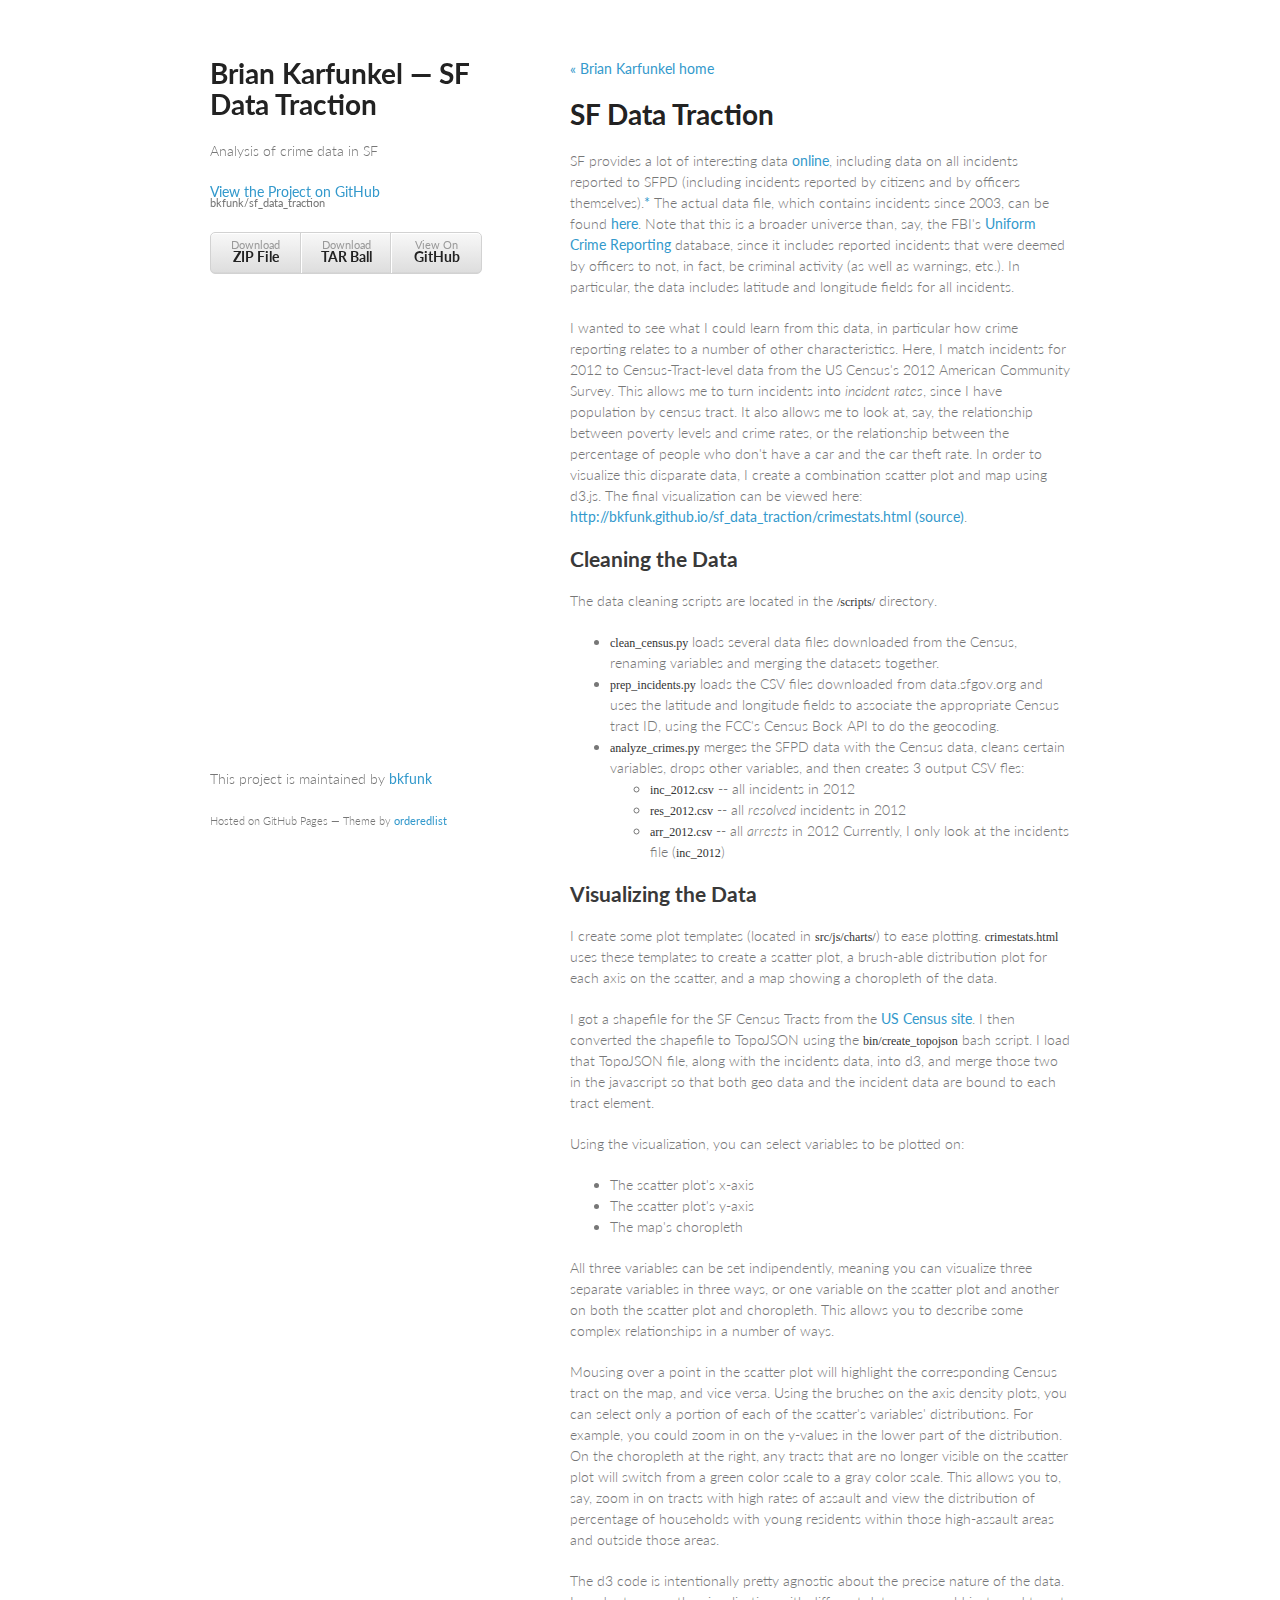
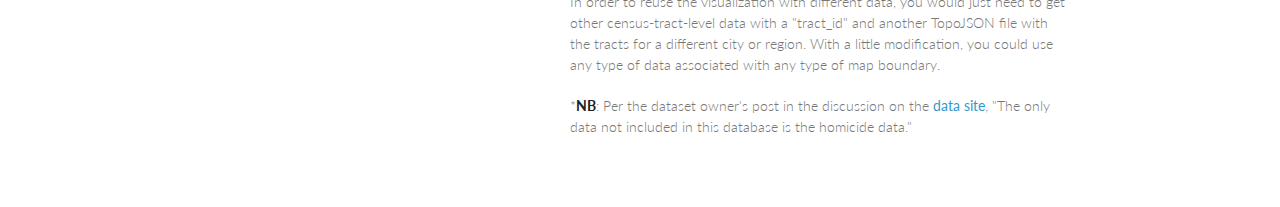
<file: index.html>
<!doctype html>
<html>
  <head>
    <meta charset="utf-8">
    <meta http-equiv="X-UA-Compatible" content="chrome=1">
    <title>Brian Karfunkel — SF Data Traction by bkfunk</title>

    <link rel="stylesheet" href="stylesheets/styles.css">
    <link rel="stylesheet" href="stylesheets/pygment_trac.css">
    <meta name="viewport" content="width=device-width, initial-scale=1, user-scalable=no">
    <!--[if lt IE 9]>
    <script src="//html5shiv.googlecode.com/svn/trunk/html5.js"></script>
    <![endif]-->
  </head>
  <body>
    <div class="wrapper">
      <header>
        <h1>Brian Karfunkel — SF Data Traction</h1>
        <p>Analysis of crime data in SF</p>

        <p class="view"><a href="https://github.com/bkfunk/sf_data_traction">View the Project on GitHub <small>bkfunk/sf_data_traction</small></a></p>


        <ul>
          <li><a href="https://github.com/bkfunk/sf_data_traction/zipball/master">Download <strong>ZIP File</strong></a></li>
          <li><a href="https://github.com/bkfunk/sf_data_traction/tarball/master">Download <strong>TAR Ball</strong></a></li>
          <li><a href="https://github.com/bkfunk/sf_data_traction">View On <strong>GitHub</strong></a></li>
        </ul>
      </header>
      <section>
        <p><a href="http://bkfunk.github.io">« Brian Karfunkel home</a></p>

<h1>
<a name="sf-data-traction" class="anchor" href="#sf-data-traction"><span class="octicon octicon-link"></span></a>SF Data Traction</h1>

<p>SF provides a lot of interesting data <a href="https://data.sfgov.org/">online</a>, including data on all incidents reported to SFPD (including incidents reported by citizens and by officers themselves).<a href="#note1">*</a> The actual data file, which contains incidents since 2003, can be found <a href="http://apps.sfgov.org/datafiles/view.php?file=Police/sfpd_incident_all_csv.zip">here</a>. Note that this is a broader universe than, say, the FBI's <a href="http://www.fbi.gov/about-us/cjis/ucr/ucr">Uniform Crime Reporting</a> database, since it includes reported incidents that were deemed by officers to not, in fact, be criminal activity (as well as warnings, etc.). In particular, the data includes latitude and longitude fields for all incidents.</p>

<p>I wanted to see what I could learn from this data, in particular how crime reporting relates to a number of other characteristics. Here, I match incidents for 2012 to Census-Tract-level data from the US Census's 2012 American Community Survey. This allows me to turn incidents into <em>incident rates</em>, since I have population by census tract. It also allows me to look at, say, the relationship between poverty levels and crime rates, or the relationship between the percentage of people who don't have a car and the car theft rate. In order to visualize this disparate data, I create a combination scatter plot and map using d3.js. The final visualization can be viewed here: <a href="http://bkfunk.github.io/sf_data_traction/crimestats.html">http://bkfunk.github.io/sf_data_traction/crimestats.html</a> <a href="https://github.com/bkfunk/sf_data_traction/blob/master/crimestats.html">(source)</a>.</p>

<h2>
<a name="cleaning-the-data" class="anchor" href="#cleaning-the-data"><span class="octicon octicon-link"></span></a>Cleaning the Data</h2>

<p>The data cleaning scripts are located in the <a href="https://github.com/bkfunk/sf_data_traction/tree/master/scripts"><code>/scripts/</code></a> directory.</p>

<ul>
<li>
<code>clean_census.py</code> loads several data files downloaded from the Census, renaming variables and merging the datasets together.</li>
<li>
<code>prep_incidents.py</code> loads the CSV files downloaded from data.sfgov.org and uses the latitude and longitude fields to associate the appropriate Census tract ID, using the FCC's Census Bock API to do the geocoding.</li>
<li>
<code>analyze_crimes.py</code> merges the SFPD data with the Census data, cleans certain variables, drops other variables, and then creates 3 output CSV fles:

<ul>
<li>
<code>inc_2012.csv</code> -- all incidents in 2012</li>
<li>
<code>res_2012.csv</code> -- all <em>resolved</em> incidents in 2012</li>
<li>
<code>arr_2012.csv</code> -- all <em>arrests</em> in 2012
Currently, I only look at the incidents file (<code>inc_2012</code>)</li>
</ul>
</li>
</ul><h2>
<a name="visualizing-the-data" class="anchor" href="#visualizing-the-data"><span class="octicon octicon-link"></span></a>Visualizing the Data</h2>

<p>I create some plot templates (located in <a href="https://github.com/bkfunk/sf_data_traction/tree/master/src/js/charts"><code>src/js/charts/</code></a>) to ease plotting. <code>crimestats.html</code> uses these templates to create a scatter plot, a brush-able distribution plot for each axis on the scatter, and a map showing a choropleth of the data.</p>

<p>I got a shapefile for the SF Census Tracts from the <a href="http://www2.census.gov/geo/tiger/GENZ2010/gz_2010_06_140_00_500k.zip">US Census site</a>. I then converted the shapefile to TopoJSON using the <code>bin/create_topojson</code> bash script. I load that TopoJSON file, along with the incidents data, into d3, and merge those two in the javascript so that both geo data and the incident data are bound to each tract element.</p>

<p>Using the visualization, you can select variables to be plotted on:</p>

<ul>
<li>The scatter plot's x-axis</li>
<li>The scatter plot's y-axis</li>
<li>The map's choropleth</li>
</ul><p>All three variables can be set indipendently, meaning you can visualize three separate variables in three ways, or one variable on the scatter plot and another on both the scatter plot and choropleth. This allows you to describe some complex relationships in a number of ways.</p>

<p>Mousing over a point in the scatter plot will highlight the corresponding Census tract on the map, and vice versa. Using the brushes on the axis density plots, you can select only a portion of each of the scatter's variables' distributions. For example, you could zoom in on the y-values in the lower part of the distribution. On the choropleth at the right, any tracts that are no longer visible on the scatter plot will switch from a green color scale to a gray color scale. This allows you to, say, zoom in on tracts with high rates of assault and view the distribution of percentage of households with young residents within those high-assault areas and outside those areas.</p>

<p>The d3 code is intentionally pretty agnostic about the precise nature of the data. In order to reuse the visualization with different data, you would just need to get other census-tract-level data with a "tract_id" and another TopoJSON file with the tracts for a different city or region. With a little modification, you could use any type of data associated with any type of map boundary.</p>

<p>*<strong>NB</strong>: Per the dataset owner's post in the discussion on the <a href="https://data.sfgov.org/Public-Safety/SFPD-Reported-Incidents-2003-to-Present/dyj4-n68b">data site</a>, "The only data not included in this database is the homicide data."</p>
      </section>
      <footer>
        <p>This project is maintained by <a href="https://github.com/bkfunk">bkfunk</a></p>
        <p><small>Hosted on GitHub Pages &mdash; Theme by <a href="https://github.com/orderedlist">orderedlist</a></small></p>
      </footer>
    </div>
    <script src="javascripts/scale.fix.js"></script>
    
  </body>
</html>
</file>
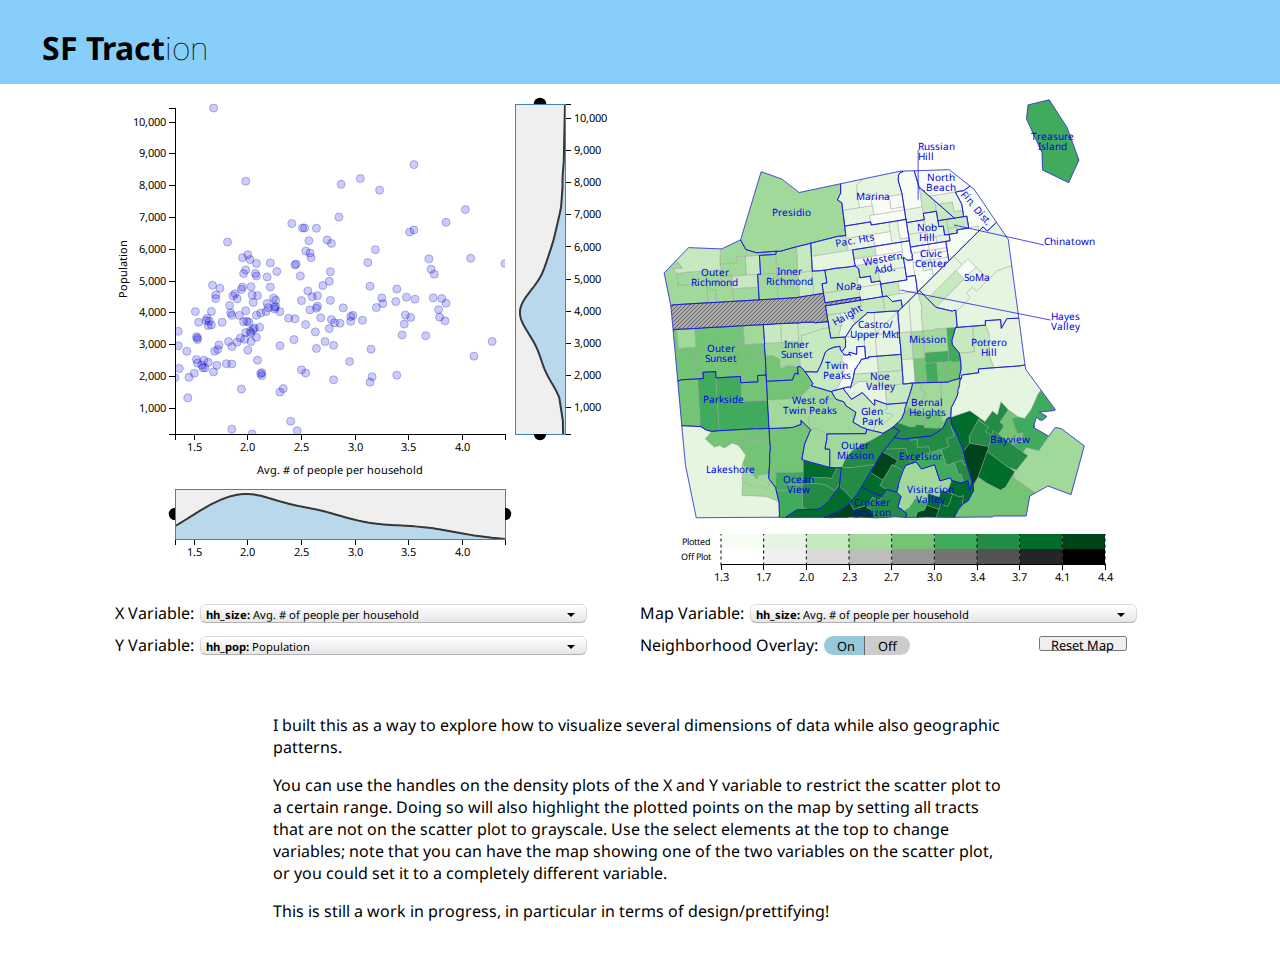
<file: crimestats.html>
<!DOCTYPE html>
<html lang="en">
  <head>
    <!--link href='http://fonts.googleapis.com/css?family=Quicksand:300,400' rel='stylesheet' type='text/css'-->
    <link href='http://fonts.googleapis.com/css?family=Noto+Sans:400,700,400italic' rel='stylesheet' type='text/css'>
    <meta charset="utf-8">
    <title>SF Traction</title>
      
    <!--<script type="text/javascript" src="lib/underscore/underscore-min.js"></script>-->
    <!--script type="text/javascript" src="lib/d3/d3.min.js"></script-->
    <script type="text/javascript" src="lib/d3/d3.js"></script>
    <script type="text/javascript" src="lib/d3/lib/science/science.min.js"></script>
    <script type="text/javascript" src="lib/d3/lib/science/science.stats.min.js"></script>
    <script type="text/javascript" src="lib/d3/lib/colorbrewer/colorbrewer.js"></script>
    <script type="text/javascript" src="lib/topojson/topojson.v1.min.js"></script>
    <script type="text/javascript" src="lib/queue/queue.min.js"></script>
    <script type="text/javascript" src="lib/jquery/jquery-1.11.1.min.js"></script>
    <script type="text/javascript" src="lib/jquery-ui/js/jquery-ui-1.10.4.custom.min.js"></script>
    <script type="text/javascript" src="lib/jquery.selectBoxIt/src/javascripts/jquery.selectBoxIt.min.js"></script>
    
    
    <script type="text/javascript" src="src/js/charts/density.js"></script>
    <script type="text/javascript" src="src/js/charts/scatter.js"></script>
    <script type="text/javascript" src="src/js/charts/map.js"></script>
    <script type="text/javascript" src="src/js/tooltip.js"></script>
    
    
    <!--<script src="http://d3js.org/queue.v1.min.js"></script>-->
    
    <link rel="stylesheet" href="lib/jquery.selectBoxIt/src/stylesheets/jquery.selectBoxIt.css">
    <link rel="stylesheet" href="lib/jquery-ui/css/no-theme/jquery-ui-1.10.4.custom.css">  
    
    <link rel="stylesheet" href="style/less/style.css">
    
    <style type="text/css">
      /* Hide unstyled content */
      .js #main { display: none; }
      .js header { display: none; }      
    </style>
    
    <script type="text/javascript">
      document.documentElement.className = "js"; // add js class to doc
                                                  // if js is enabled, this will hide FOUC
      
      function _do(f) {
        /* I get tired of all the "fn_name(" + arg + ")" business,
          so I use _do to take the (string) name of a function, then any number
          of arguments, and append them together into a string */
        var args = ""
        for (i=1; i < arguments.length; i++) {
          args += (i != 1) ? ", " + arguments[i] : arguments[i];
        }
        return f + "(" + args + ")";
      }
      
      
      function getOffsetRect(elem) {
          // Get bounding box (doesn't take scroll into consideration)
          var box = elem.getBoundingClientRect()
          
          var body = document.body
          var docElem = document.documentElement
          
          // Calculate scroll (different versions based on browsers)
          var scrollTop = window.pageYOffset || docElem.scrollTop || body.scrollTop
          var scrollLeft = window.pageXOffset || docElem.scrollLeft || body.scrollLeft
          
          // document can be shifted in ID
          var clientTop = docElem.clientTop || body.clientTop || 0
          var clientLeft = docElem.clientLeft || body.clientLeft || 0
          
          // (4)
          var top  = box.top +  scrollTop - clientTop
          var left = box.left + scrollLeft - clientLeft
          
          return { top: Math.round(top), left: Math.round(left),
                  width: Math.round(box.width), height: Math.round(box.height) }
      }
      
      
      
    </script>
  </head>
  <body onLoad="loadVis()">
    <div id="content">
      <header>
        <h1>SF Tract<em>ion</em></h1>
          <div id="mode-toggle">
              <input type='radio' name="mode" value="incidents" id="incidents"><label for="incidents">Incidents</label>
              <input type='radio' name="mode" value="resolved" id="resolved"><label for="resolved">Resolved</label>
              <input type='radio' name="mode" value="arrests" id="arrests"><label for="arrests">Arrests</label>
          </div>
      </header>
      <div id="loading"><p>Loading...</p></div>
      <div id="main">
        <div id="figure">
          <div id="scatter-group-container">
            <div id="scatter-container" class="scatter plot-container"></div>
            <div id="y-density-container" class="y density plot-container"></div>
            <div id="x-density-container" class="x density plot-container"></div>
            <div id="corner-container"></div>
          </div>
          
          <div id="map-container"></div>
        </div>
        <div id="figure-footers">
          
          <div id="scatter-footer" class="figure-footer">
            <div class="select-container x-select-container">
              <label for="x-select">X Variable:</label>
              <select id="x-select"></select>
            </div>
            
            <div class="select-container y-select-container">
              <label for="y-select">Y Variable:</label>
              <select id="y-select"></select>
            </div>
          </div>
          
          <div id="map-footer" class="figure-footer">
            <div class="select-container map-select-container">
              <label for="map-select">Map Variable:</label>
              <select id="map-select"></select>
            </div>
            <div class="button-container map-button-container">
              <label class="overlay-toggle-label">Neighborhood Overlay:</label>
              <div id="overlay-toggle">
                <input type="radio" name="overlay" value="on" id="overlayOn"><label for="overlayOn">On</label>
                <input type="radio" name="overlay" value="off" id="overlayOff"><label for="overlayOff">Off</label>
              </div>
              <button id="resetMapButton" onclick="resetMap()">Reset Map</button>
            </div>
          </div>
          
        </div>
        <div id="explanation">
          <p>I built this as a way to explore how to visualize several dimensions of data while also geographic patterns.</p>
          <p>You can use the handles on the density plots of the X and Y variable to restrict the scatter plot to a certain range. Doing so will also highlight the plotted points on the map by setting all tracts that are not on the scatter plot to grayscale. Use the select elements at the top to change variables; note that you can have the map showing one of the two variables on the scatter plot, or you could set it to a completely different variable.</p>
          <p>This is still a work in progress, in particular in terms of design/prettifying!</p>
        </div>
      </div>
    </div>
    
    <script type="text/javascript">
      var mapdata, dataset, tracts, borders, neighborhoods, elevation;
      var scatter, xden, yden, map;
      var tractData;
      var xValue, yValue, idValue, mapField, mapValue;
      //var xSeries, ySeries, mapSeries;
      
      var labels = {
          "hh_size": "Avg. # of people per household",
          "hh_pop": "Population",
          "foreign_pct": "Pct. foreign born (whole population)",
          "hh": "Number of Households",
          "badenglish_pct": 'Pct. who speak English less than "very well" (whole population)',
          "same_house_pct": "Pct. Lived in Same House 1 Yr. Ago (whole population)",
          "ba_grad_pct": "Pct. w/ BA or higher (population aged 25+)",
          "disab_pct": "Pct. disabled",
          "hs_grad_pct": "Pct. of pop 25+ y.o. w/ HS degree/GED or higher",
          "noncitizen_pct": "Pct. Noncitizen",
          "nonenglish_pct": "Pct. who don't speak English at home",
          "hh_old_pct": "Pct. of Households w/ Resident Aged 65+",
          "hh_youth_pct": "Pct. of Households w/ Resident Aged <18",
          "fertility": "Pct. who gave birth in last 12 mo. (Women Aged 15-50)",
          "school_pct": "Pct. in school (population aged 3+)",
          "med_hh_inc": "Median household income",
          "mean_hh_inc": "Mean household income",
          "health_ins_pct": "Pct. w/ health insurance (civilian, noninstitutional population)",
          "unemp_pct": "Pct. unemployed (population aged 16+)",
          "poverty_pct": "Pct. below poverty line (families)",
          "no_car_pct": "Pct. of households w/ no vehicle available",
          "unaff_mortgage_pct": "unaff_mortgage_pct",
          "crowded_pct": "crowded_pct",
          "moved_in_post_2010_pct": "moved_in_post_2010_pct", 
          "med_rooms_per_hh": "med_rooms_per_hh", 
          "white_pct": "white_pct", 
          "afam_pct": "afam_pct", 
          "asian_pct": "asian_pct", 
          "arson (rate)": "arson (rate)", 
          "assault (rate)": "assault (rate)", 
          "burglary (rate)": "burglary (rate)", 
          "disorderly conduct (rate)": "disorderly conduct (rate)", 
          "driving under the influence (rate)": "driving under the influence (rate)", 
          "drug/narcotic (rate)": "drug/narcotic (rate)", 
          "drunkenness (rate)": "drunkenness (rate)", 
          "embezzlement (rate)": "embezzlement (rate)", 
          "forgery/counterfeiting (rate)": "forgery/counterfeiting (rate)", 
          "fraud (rate)": "fraud (rate)", 
          "kidnapping (rate)": "kidnapping (rate)", 
          "larceny/theft (rate)": "larceny/theft (rate)", 
          "liquor laws (rate)": "liquor laws (rate)", 
          "loitering (rate)": "loitering (rate)", 
          "missing person (rate)": "missing person (rate)", 
          "other offenses (rate)": "other offenses (rate)", 
          "prostitution (rate)": "prostitution (rate)", 
          "recovered vehicle (rate)": "recovered vehicle (rate)", 
          "robbery (rate)": "robbery (rate)", 
          "runaway (rate)": "runaway (rate)", 
          "sex offenses, forcible (rate)": "sex offenses, forcible (rate)", 
          "suicide (rate)": "suicide (rate)", 
          "suspicious occ (rate)": "suspicious occ (rate)", 
          "trespass (rate)": "trespass (rate)", 
          "vandalism (rate)": "vandalism (rate)", 
          "vehicle theft (rate)": "vehicle theft (rate)", 
          "warrants (rate)": "warrants (rate)", 
          "weapon laws (rate)": "weapon laws (rate)",
        };
        
      var neighborhoodLabels = {
          "Treasure Island": {
            label: "Treasure|Island"
          },
          "Presidio": {
            label: "Presidio"
          },
          "Castro/Upper Market": {
            label: "Castro/|Upper Mkt",
            y: -7,
            x: 0
          },
          "Potrero Hill": {
            label: "Potrero|Hill"
          },
          "Mission": {
            label: "Mission"
          },
          "Downtown/Civic Center": {
            label: "Civic|Center",
            x: 5,
            y: -5
          },
          "South of Market": {
            label: "SoMa"
          },
          "Pacific Heights": {
            label: "Pac. Hts",
            rotate: -10
            
          },
          "Marina": {
            label: "Marina"
          },
          "Financial District": {
            label: "Fin. Dist.",
            x: 4,
            y: -10,
            rotate: 50
          },
          "Chinatown": {
            label: "Chinatown",
            x: 90,
            y: 20,
            line: true
          },
          "Nob Hill": {
            label: "Nob|Hill"
          },
          "Russian Hill": {
            label: "Russian|Hill",
            rotate: 0,
            x: 0,
            y: -50,
            line: true
          },
          "North Beach": {
            label: "North|Beach",
            y: -8,
            x: -2
          },
          "Inner Richmond": {
            label: "Inner|Richmond"
          },
          "Outer Richmond": {
            label: "Outer|Richmond"
          },
          "Western Addition": {
            label: "Western|Add.",
            rotate: -10
          },
          "Hayes Valley": {
            label: "Hayes|Valley",
            x: 150,
            y: 30,
            line: true
          },
          "NoPa": {
            label: "NoPa",
            y: 5
          },
          "Haight": {
            label: "Haight",
            rotate: -30,
            x: -7,
            y: 5
          },
          "Crocker Amazon": {
            label: "Crocker|Amazon"
          },
          "Visitacion Valley": {
            label: "Visitacion|Valley"
          },
          "Excelsior": {
            label: "Excelsior"
          },
          "Bernal Heights": {
            label: "Bernal|Heights",
            y: -3
          },
          "Twin Peaks": {
            label: "Twin|Peaks"
          },
          "Noe Valley": {
            label: "Noe|Valley"
          },
          "Glen Park": {
            label: "Glen|Park",
            y: 3
          },
          "Inner Sunset": {
            label: "Inner|Sunset"
          },
          "Lakeshore": {
            label: "Lakeshore"
          },
          "Ocean View": {
            label: "Ocean|View",
            y: 10
          },
          "West of Twin Peaks": {
            label: "West of|Twin Peaks",
            y: -10
          },
          "Outer Mission": {
            label: "Outer|Mission",
            y: -18,
            x: 5
          },
          "Bayview": {
            label: "Bayview"
          },
          "Parkside": {
            label: "Parkside"
          },
          "Outer Sunset": {
            label: "Outer|Sunset"
          }
        };
        
      
      
      function loadVis() {
        $("header").css("display", "block");
        
        
        $("#incidents").attr("checked", true);
        $( "#mode-toggle" ).buttonset();
        $("#mode-toggle").change(function() {
          console.log("changed", $(this).children(":checked").val()); });
        
        
        $("#overlayOn").attr("checked", true);
        $( "#overlay-toggle" ).buttonset();
        $("#overlay-toggle").change(function() {
          var selected = $("#overlay-toggle :checked").val();
          d3.select(".nMain").classed("hidden", selected==$("#overlayOff").val());
        });
        
        
        var loadTracts = function(callback) {
          d3.json("geo/sf_tracts_topo.json", callback);
        }
        
        var loadNeighborhoods = function(callback) {
          d3.json("geo/sf_neighborhoods_topo.json", callback);
        };
        
        var loadMapData = function(callback) {
          queue()
            .defer(d3.json, "geo/sf_tracts_topo.json")
            .defer(d3.json, "geo/sf_neighborhoods_topo.json")
            //.defer(d3.json, "geo/sf_elevation_topo.json")
            .await(function(error, tResults, nResults, eResults) {
              mapdata = tResults;
              neighborhoods = topojson.feature(nResults, nResults.objects.sf_neighborhoods);
              tracts = topojson.feature(mapdata, mapdata.objects.sf_tracts);
              //elevation = topojson.feature(eResults, eResults.objects.sf_elevation);
              elevation = [];
              
              callback(error, {
                tracts: tracts,
                neighborhoods: neighborhoods,
                elevation: elevation
              });
            });
        };
        var loadData = function(callback) {
          queue()
            .defer(d3.csv, "data/rates/inc_2012.csv")
            .defer(d3.csv, "data/rates/res_2012.csv")
            .defer(d3.csv, "data/rates/arr_2012.csv")
            .await(function(error, inc, res, arr) {
              datasets = {
                incidents: inc,
                resolved: res,
                arrests: arr
              };
              callback(error, datasets);
            });
        };
        
        
        
        console.log("loading files", loadTracts);
        q = queue()
          .defer(loadMapData)
          .defer(loadData)
          .awaitAll(function(error, results) {
            console.log("Got results");
            console.log(results);
            $("#loading").css("display", "none");
            $("#main").css("display", "block");
            //datasets = results[1]
            
            
            
            
            tractData = {
              index: []
            };
            
            for (i in tracts.features) {
              var t = tracts.features[i];
              var id = "06075" + t.id; // append state ("06") and county ("075")
              //var id = t.id;
              tractData[id] = t;
              tractData.index[i] = id;
              //tractData[id]["border"] = b;
              tractData[id]["id"] = id;
              //tractData[id]["data"] = { };
            }
            
            for (i in neighborhoods.features) {
              var n = neighborhoods.features[i];
              n["label"] = neighborhoodLabels[n.id];
            }
            generateVis("incidents");
          });
      }
      
      // Initialize vis      
      function generateVis(series) {
        var dataset = datasets[series];
        
        for (i in dataset) { // for each element in the dataset (from CSV)
          var t = dataset[i];
          var id = "0" + t.tract_id; // CSV ID doesn't have initial zero
          if (tractData.hasOwnProperty(id)) {
            //tractData[id]["data"][d] = t; // add data to corresponding tract geom.
            tractData[id]["data"] = t; // add data to corresponding tract geom.
          }
        }
        
        tractData["06075980300"].data = undefined; // Golden Gate Park! Numbers are all weird, so we exclude it.
        
        data = tractData.index.map(function (t) { // get the data attribute
          return tractData[t].data;
        }).filter(function(d) { // remove tracts with no data
          return (typeof d !== "undefined");
        });
        

        var idSeries = "tract_id";
        
        // These functions can be used to dynamically get the right field
        // from the data.
        xValue = function(d, i) { return +d[xSeries]; };
        yValue = function(d, i) { return +d[ySeries]; };
        idValue = function(d, i) { return "0" + d[idSeries]; };
        mapField = function(d, i) { return mapSeries; };
        mapValue = function(d, i) { return +d['data'][mapSeries]; };
        
        // The first two digits of the tract ID are the state
        // The next three are the county code
        // the remainder, divided by 100, are the actual tract number
        var tractNumber = function(id) { return parseFloat(id.slice(5)) / 100; };
        
        
        
        /* Set up selector inputs */
        
        // Remove certain variables we don't want
        var dataFilter = function(name) {
          if (name.indexOf("rent") !== -1 ||
              name.indexOf("hisp") !== -1) return false; // excl. specific vars
          if (name.indexOf("_moe") !== -1) return false; // excl. margins of err
          if (name.indexOf("(rate)") !== -1) return true; // incl. rates
          if (name.indexOf("_pct") !== -1) return true; // incl. pcts
          if (name.indexOf("hh") !== -1 || // incl. specific variables
              name.indexOf("fertility") !== -1) return true;
          return false;
        };
        
        // Bind data to selectors
        d3.selectAll("select").selectAll("option")
            .data(d3.keys(data[0]).filter(dataFilter))
          .enter()
            .append("option")
            .attr("value", function(d) { return d; })
            .attr("title", function(d) { return labels[d] || d; })
            .attr("data-text", function(d) {
              var varname = d;
              var longLabel = labels[d] || d;
              // The short label is the long label to the left of first paren.
              //var shortLabel = longLabel.split("(")[0];
              // If shortLabel is not whole label, add ellipsis
              //if (longLabel.length > shortLabel.length) shortLabel += "&hellip;";
              return "<span class='select-varname'>" + varname +
                        ": </span><span class='select-varlabel'>" +
                        longLabel + "</span>";
            })
            .text(function(d) { return d + ": " + labels[d] || d; });
            
        
        d3.select("#x-select").node().selectedIndex = 0;
        d3.select("#y-select").node().selectedIndex = 1;
        d3.select("#map-select").node().selectedIndex = 0;
        
        var xSeries = d3.select("#x-select").node().value;
        var ySeries = d3.select("#y-select").node().value;
        var mapSeries = d3.select("#map-select").node().value;
        
        
    // Map Plot
        map = multiMap().plotWidth(500).plotHeight(500).legendSize(50);
        
        d3.select("#map-container")
          .datum([tractData, neighborhoods, elevation])
          .call(map);
        
        var mapTooltip = Tooltip().direction("n");
        //console.log(tractData);
        
        // Set custom tooltip directions for weird tracts
        tractData["06075017902"].direction = "e"; // Tresure island, and two tiny pieces near bayview
        tractData["06075060100"].direction = "e"; // Presidio
        
        d3.select("#map-container")
          .call(mapTooltip);
        

    // Scatter Plot
        scatter = scatterPlot().plotWidth(400).plotHeight(400)
          .xValue(function(d, i) { return +d[xSeries]; })
          .yValue(function(d, i) { return +d[ySeries]; })
          .idValue(function(d, i) { return "0" + d[idSeries]; })
          .xAxisLabelText(labels[xSeries])
          .yAxisLabelText(labels[ySeries])
          .margin({top: 20, right: 10, bottom: 50, left: 60});
        
        d3.select("#scatter-container")
            .datum(data)
            .call(scatter);
        
        var scatterTooltip = Tooltip();
        d3.select("#scatter-container")
          .call(scatterTooltip);
    
    
    // X-density Plot
        xden = densityPlot().plotWidth(400).plotHeight(100)
          .getValue(xValue)
          .margin({top: 0, right: 10, bottom: 50, left: 60});
          
        d3.select("#x-density-container")
          .datum(data)
          .call(xden);
          
        xden.brushMoveListener(function(brush) {
          scatter.updateAxes("x", brush.extent());
          scatter.updateMarkerPositions(false);
        });
        xden.brushEndListener(function(brush) {
          scatter.updateAxes("x", brush.extent());
          scatter.updateMarkerPositions(true);
        });
        
        
    // Y-density Plot
        yden = densityPlot().plotWidth(100).plotHeight(400)
          .getValue(function(d) {
            return +d[ySeries];
          })
          .showAxes("y")
          .flipAxis(true)
          .orientation("vertical")
          .margin({top: 0, right: 20, bottom:50, left: 50});
          
        d3.select("#y-density-container")
          .datum(data)
          .call(yden);
          
        yden.brushMoveListener(function(brush) {
          scatter.updateAxes("y", brush.extent());
          scatter.updateMarkerPositions(false);
        });
        yden.brushEndListener(function(brush) {
          scatter.updateAxes("y", brush.extent());
          scatter.updateMarkerPositions(true);
        });
        
    // Map/Scatter Listeners
        map.addFeatureListener("mouseover", function(d, i) {
          //that.parentNode.appendChild(that);
          //console.log("EXT MOUSOVER", d3.selectAll(".tract-" + d.id));
          d3.selectAll(".tract-" + d.id)
            .classed("selected", true).each(function() {
              this.parentNode.appendChild(this); });
            
          // Show scatter tooltip
          scatter.svg().selectAll(".tract-" + d.id).each(function(d, i) {
            scatterTooltip.show(this, [[{"var var-id": idSeries},
                                        {"spacer": ": "},
                                       {"value value-id": tractNumber(idValue(d))}],
                                      [{"var var-x": xSeries},
                                       {"spacer": ": "},
                                       {"value value-x": xValue(d)}],
                                      [{"var var-y": ySeries},
                                       {"spacer": ": "},
                                       {"value value-y": yValue(d)}]]);
          });
          
          mapTooltip.show(this, [[{"var var-id": idSeries},
                                  {"spacer": ": "},
                                  {"value value-id": tractNumber(d.id) }],
                                 [{"var var-map": mapSeries},
                                  {"spacer": ": "},
                                  {"value value-map": mapValue(d)}]]);
        });
        
        map.addFeatureListener("mouseout", function(d, i) {
          d3.selectAll(".tract-" + d.id) //idValue(d.data))
            .classed("selected", false);
          scatterTooltip.hide();
          mapTooltip.hide();
        });
        map.addFeatureListener("click", function(d, i) {
          console.log("clicked");
          map.clicked(d);
        });
        
        
        scatter.addMarkerListener("mouseover", function(d, i) {
          d3.select("#info").text("x: " + xValue(d) + " y: " + yValue(d) + " id: " + idValue(d));
          map.svg().selectAll(".tract-" + idValue(d))
            .each(function(d, i) {
              map.triggerFeatureListener("mouseover", d, i, this) });
          
          d3.selectAll(".tract-" + idValue(d)).classed("selected", true);
          scatterTooltip.show(this, [[{"var var-id": idSeries},
                                      {"spacer": ": "},
                                      {"value value-id": tractNumber(idValue(d))}],
                                     [{"var var-x": xSeries},
                                      {"spacer": ": "},
                                      {"value value-x": xValue(d)}],
                                     [{"var var-y": ySeries},
                                      {"spacer": ": "},
                                      {"value value-y": yValue(d)}]]);
          
        });                
        scatter.addMarkerListener("mouseout", function(d, i) {
          map.svg().selectAll(".tract-" + idValue(d))
            .each(function(d, i) {
              map.triggerFeatureListener("mouseout", d, i, this) });
          d3.selectAll(".tract-" + idValue(d)).classed("selected", false);
          scatterTooltip.hide();
        });
        
        // Variable selectors
        $("#x-select").on("change", function( event ) {
          xSeries = event.target.value;
          scatter.xAxisLabelText(labels[xSeries]).updateData().updatePlot();
          xden.getValue(xValue) // change getValue function
              .updateData().updatePlot(); // update plot
        });
        $("#y-select").on("change", function( event ) {
          ySeries = event.target.value;
          scatter.yAxisLabelText(labels[ySeries]).updateData().updatePlot();
          yden.getValue(yValue) // change getValue function
              .updateData().updatePlot(); // update plot
        });
        $("#map-select").on("change", function( event ) {
          mapSeries = event.target.value;
          map.field(mapField);
          map.updateMap();
        });
        
        $("select").selectBoxIt({ native: false });
      }
      
      function resetMap() {
        map.resetZoom();
      } 
    </script>
  </body>
</html>
</file>
<file: stylesheets/styles.css>
@import url(https://fonts.googleapis.com/css?family=Lato:300italic,700italic,300,700);

body {
  padding:50px;
  font:14px/1.5 Lato, "Helvetica Neue", Helvetica, Arial, sans-serif;
  color:#777;
  font-weight:300;
}

h1, h2, h3, h4, h5, h6 {
  color:#222;
  margin:0 0 20px;
}

p, ul, ol, table, pre, dl {
  margin:0 0 20px;
}

h1, h2, h3 {
  line-height:1.1;
}

h1 {
  font-size:28px;
}

h2 {
  color:#393939;
}

h3, h4, h5, h6 {
  color:#494949;
}

a {
  color:#39c;
  font-weight:400;
  text-decoration:none;
}

a small {
  font-size:11px;
  color:#777;
  margin-top:-0.6em;
  display:block;
}

.wrapper {
  width:860px;
  margin:0 auto;
}

blockquote {
  border-left:1px solid #e5e5e5;
  margin:0;
  padding:0 0 0 20px;
  font-style:italic;
}

code, pre {
  font-family:Monaco, Bitstream Vera Sans Mono, Lucida Console, Terminal;
  color:#333;
  font-size:12px;
}

pre {
  padding:8px 15px;
  background: #f8f8f8;  
  border-radius:5px;
  border:1px solid #e5e5e5;
  overflow-x: auto;
}

table {
  width:100%;
  border-collapse:collapse;
}

th, td {
  text-align:left;
  padding:5px 10px;
  border-bottom:1px solid #e5e5e5;
}

dt {
  color:#444;
  font-weight:700;
}

th {
  color:#444;
}

img {
  max-width:100%;
}

header {
  width:270px;
  float:left;
  position:fixed;
}

header ul {
  list-style:none;
  height:40px;
  
  padding:0;
  
  background: #eee;
  background: -moz-linear-gradient(top, #f8f8f8 0%, #dddddd 100%);
  background: -webkit-gradient(linear, left top, left bottom, color-stop(0%,#f8f8f8), color-stop(100%,#dddddd));
  background: -webkit-linear-gradient(top, #f8f8f8 0%,#dddddd 100%);
  background: -o-linear-gradient(top, #f8f8f8 0%,#dddddd 100%);
  background: -ms-linear-gradient(top, #f8f8f8 0%,#dddddd 100%);
  background: linear-gradient(top, #f8f8f8 0%,#dddddd 100%);
  
  border-radius:5px;
  border:1px solid #d2d2d2;
  box-shadow:inset #fff 0 1px 0, inset rgba(0,0,0,0.03) 0 -1px 0;
  width:270px;
}

header li {
  width:89px;
  float:left;
  border-right:1px solid #d2d2d2;
  height:40px;
}

header ul a {
  line-height:1;
  font-size:11px;
  color:#999;
  display:block;
  text-align:center;
  padding-top:6px;
  height:40px;
}

strong {
  color:#222;
  font-weight:700;
}

header ul li + li {
  width:88px;
  border-left:1px solid #fff;
}

header ul li + li + li {
  border-right:none;
  width:89px;
}

header ul a strong {
  font-size:14px;
  display:block;
  color:#222;
}

section {
  width:500px;
  float:right;
  padding-bottom:50px;
}

small {
  font-size:11px;
}

hr {
  border:0;
  background:#e5e5e5;
  height:1px;
  margin:0 0 20px;
}

footer {
  width:270px;
  float:left;
  position:fixed;
  bottom:50px;
}

@media print, screen and (max-width: 960px) {
  
  div.wrapper {
    width:auto;
    margin:0;
  }
  
  header, section, footer {
    float:none;
    position:static;
    width:auto;
  }
  
  header {
    padding-right:320px;
  }
  
  section {
    border:1px solid #e5e5e5;
    border-width:1px 0;
    padding:20px 0;
    margin:0 0 20px;
  }
  
  header a small {
    display:inline;
  }
  
  header ul {
    position:absolute;
    right:50px;
    top:52px;
  }
}

@media print, screen and (max-width: 720px) {
  body {
    word-wrap:break-word;
  }
  
  header {
    padding:0;
  }
  
  header ul, header p.view {
    position:static;
  }
  
  pre, code {
    word-wrap:normal;
  }
}

@media print, screen and (max-width: 480px) {
  body {
    padding:15px;
  }
  
  header ul {
    display:none;
  }
}

@media print {
  body {
    padding:0.4in;
    font-size:12pt;
    color:#444;
  }
}
</file>
<file: stylesheets/pygment_trac.css>
.highlight  { background: #ffffff; }
.highlight .c { color: #999988; font-style: italic } /* Comment */
.highlight .err { color: #a61717; background-color: #e3d2d2 } /* Error */
.highlight .k { font-weight: bold } /* Keyword */
.highlight .o { font-weight: bold } /* Operator */
.highlight .cm { color: #999988; font-style: italic } /* Comment.Multiline */
.highlight .cp { color: #999999; font-weight: bold } /* Comment.Preproc */
.highlight .c1 { color: #999988; font-style: italic } /* Comment.Single */
.highlight .cs { color: #999999; font-weight: bold; font-style: italic } /* Comment.Special */
.highlight .gd { color: #000000; background-color: #ffdddd } /* Generic.Deleted */
.highlight .gd .x { color: #000000; background-color: #ffaaaa } /* Generic.Deleted.Specific */
.highlight .ge { font-style: italic } /* Generic.Emph */
.highlight .gr { color: #aa0000 } /* Generic.Error */
.highlight .gh { color: #999999 } /* Generic.Heading */
.highlight .gi { color: #000000; background-color: #ddffdd } /* Generic.Inserted */
.highlight .gi .x { color: #000000; background-color: #aaffaa } /* Generic.Inserted.Specific */
.highlight .go { color: #888888 } /* Generic.Output */
.highlight .gp { color: #555555 } /* Generic.Prompt */
.highlight .gs { font-weight: bold } /* Generic.Strong */
.highlight .gu { color: #800080; font-weight: bold; } /* Generic.Subheading */
.highlight .gt { color: #aa0000 } /* Generic.Traceback */
.highlight .kc { font-weight: bold } /* Keyword.Constant */
.highlight .kd { font-weight: bold } /* Keyword.Declaration */
.highlight .kn { font-weight: bold } /* Keyword.Namespace */
.highlight .kp { font-weight: bold } /* Keyword.Pseudo */
.highlight .kr { font-weight: bold } /* Keyword.Reserved */
.highlight .kt { color: #445588; font-weight: bold } /* Keyword.Type */
.highlight .m { color: #009999 } /* Literal.Number */
.highlight .s { color: #d14 } /* Literal.String */
.highlight .na { color: #008080 } /* Name.Attribute */
.highlight .nb { color: #0086B3 } /* Name.Builtin */
.highlight .nc { color: #445588; font-weight: bold } /* Name.Class */
.highlight .no { color: #008080 } /* Name.Constant */
.highlight .ni { color: #800080 } /* Name.Entity */
.highlight .ne { color: #990000; font-weight: bold } /* Name.Exception */
.highlight .nf { color: #990000; font-weight: bold } /* Name.Function */
.highlight .nn { color: #555555 } /* Name.Namespace */
.highlight .nt { color: #000080 } /* Name.Tag */
.highlight .nv { color: #008080 } /* Name.Variable */
.highlight .ow { font-weight: bold } /* Operator.Word */
.highlight .w { color: #bbbbbb } /* Text.Whitespace */
.highlight .mf { color: #009999 } /* Literal.Number.Float */
.highlight .mh { color: #009999 } /* Literal.Number.Hex */
.highlight .mi { color: #009999 } /* Literal.Number.Integer */
.highlight .mo { color: #009999 } /* Literal.Number.Oct */
.highlight .sb { color: #d14 } /* Literal.String.Backtick */
.highlight .sc { color: #d14 } /* Literal.String.Char */
.highlight .sd { color: #d14 } /* Literal.String.Doc */
.highlight .s2 { color: #d14 } /* Literal.String.Double */
.highlight .se { color: #d14 } /* Literal.String.Escape */
.highlight .sh { color: #d14 } /* Literal.String.Heredoc */
.highlight .si { color: #d14 } /* Literal.String.Interpol */
.highlight .sx { color: #d14 } /* Literal.String.Other */
.highlight .sr { color: #009926 } /* Literal.String.Regex */
.highlight .s1 { color: #d14 } /* Literal.String.Single */
.highlight .ss { color: #990073 } /* Literal.String.Symbol */
.highlight .bp { color: #999999 } /* Name.Builtin.Pseudo */
.highlight .vc { color: #008080 } /* Name.Variable.Class */
.highlight .vg { color: #008080 } /* Name.Variable.Global */
.highlight .vi { color: #008080 } /* Name.Variable.Instance */
.highlight .il { color: #009999 } /* Literal.Number.Integer.Long */

.type-csharp .highlight .k { color: #0000FF }
.type-csharp .highlight .kt { color: #0000FF }
.type-csharp .highlight .nf { color: #000000; font-weight: normal }
.type-csharp .highlight .nc { color: #2B91AF }
.type-csharp .highlight .nn { color: #000000 }
.type-csharp .highlight .s { color: #A31515 }
.type-csharp .highlight .sc { color: #A31515 }
</file>
<file: style/less/style.css>
/* CSS crunched with Crunch - http://crunchapp.net/ */
/* TRACTS */
/* Default tract */
.tract {
  stroke: #999;
  stroke-width: 1;
  stroke-opacity: .4;
  fill: url("#diagonalHatch");
}
.neighborhood {
  stroke: #0000e6;
  stroke-width: 1;
  fill: none;
  pointer-events: none;
  opacity: .6;
}
.nMain text {
  fill: #0000e6;
  font-family: 'Noto Sans', sans-serif;
  font-size: .5em;
  text-anchor: middle;
  pointer-events: none;
  opacity: 1;
}
.nMain text.lineLabel {
  text-anchor: start;
}
.nMain line {
  stroke: #0000e6;
  stroke-width: 1;
  fill: none;
  opacity: .7;
}
.hatchRect {
  fill: #AAA;
  stroke: none;
}
.hatchPath {
  stroke: #666;
}
/******************
 *       MAP      *
 ******************/
/*GREENS*/
.plotted.q0-9 {
  fill: #f7fcf5;
}
.plotted.q1-9 {
  fill: #e5f5e0;
}
.plotted.q2-9 {
  fill: #c7e9c0;
}
.plotted.q3-9 {
  fill: #a1d99b;
}
.plotted.q4-9 {
  fill: #74c476;
}
.plotted.q5-9 {
  fill: #41ab5d;
}
.plotted.q6-9 {
  fill: #238b45;
}
.plotted.q7-9 {
  fill: #006d2c;
}
.plotted.q8-9 {
  fill: #00441b;
}
/* BLUES */
.elev.q0-9 {
  stroke: #f7fbff;
}
.elev.q1-9 {
  stroke: #deebf7;
}
.elev.q2-9 {
  stroke: #c6dbef;
}
.elev.q3-9 {
  stroke: #9ecae1;
}
.elev.q4-9 {
  stroke: #6baed6;
}
.elev.q5-9 {
  stroke: #4292c6;
}
.elev.q6-9 {
  stroke: #2171b5;
}
.elev.q7-9 {
  stroke: #08519c;
}
.elev.q8-9 {
  stroke: #08306b;
}
/* Greys */
.q0-9 {
  fill: #ffffff;
}
.q1-9 {
  fill: #f0f0f0;
}
.q2-9 {
  fill: #d9d9d9;
}
.q3-9 {
  fill: #bdbdbd;
}
.q4-9 {
  fill: #969696;
}
.q5-9 {
  fill: #737373;
}
.q6-9 {
  fill: #525252;
}
.q7-9 {
  fill: #252525;
}
.q8-9 {
  fill: #000000;
}
/* Disabled tracts */
.qNA {
  pointer-events: none;
}
/* LEGEND */
.legend .label,
.legend .header-label {
  font-family: 'Noto Sans', sans-serif;
  font-size: xx-small;
  alignment-baseline: central;
  text-anchor: end;
}
.label-tick {
  stroke: black;
  stroke-dasharray: 3;
}
/*
.tract.plotted {
  stroke: #333;
  stroke-width: 2;
}*/
.tract:hover,
.tract.selected {
  stroke: #ff0000;
  stroke-width: 3;
}
/******************
 *    SCATTER     *
 ******************/
circle {
  fill: blue;
  fill-opacity: .4;
  stroke: darkblue;
  stroke-opacity: .6;
  opacity: .5;
}
circle:hover,
circle.selected {
  fill-opacity: .5;
  opacity: 1;
  stroke: #ff0000;
  stroke-width: 2;
}
/*
.text {
  clear: both;
}
svg {
  float: left;
}*/
.axis path,
.axis line {
  fill: none;
  stroke: black;
  shape-rendering: crispEdges;
}
.axis text {
  font-family: 'Noto Sans', sans-serif;
  font-size: 11px;
}
.line {
  fill: none;
  stroke: #999;
  stroke-width: 1px;
}
.area {
  fill: lightskyblue;
  stroke-width: 0;
  fill-opacity: .5;
}
#xden-highlight .line,
#yden-highlight .line,
.highlight-line {
  stroke-width: 2px;
  stroke: #333;
  stroke-opacity: 1;
}
.brush .extent {
  stroke: steelblue;
  fill: #666;
  fill-opacity: .1;
  shape-rendering: crispEdges;
}
/* Tooltips */
.tooltip {
  padding: 0;
  margin: 0px;
  min-width: 2em;
  min-height: 2em;
  pointer-events: none;
}
.tooltip-body {
  padding: .5em;
  margin: 0em;
  background-color: #b0c4de;
  border-style: solid;
  border-color: #666666;
  -webkit-border-radius: 0.5em;
  -moz-border-radius: 0.5em;
  border-radius: 0.5em;
  position: relative;
  display: block;
}
.tooltip-list {
  padding: 0;
  margin: 0;
  list-style: none;
  font-size: .9em;
}
.north .tooltip-body {
  margin-bottom: 0.70710678em;
}
.east .tooltip-body {
  margin-left: 0.70710678em;
}
.south .tooltip-body {
  margin-top: 0.70710678em;
}
.west .tooltip-body {
  margin-right: 0.70710678em;
}
.north.west .tooltip-body {
  border-bottom-right-radius: 0;
  -webkit-border-bottom-right-radius: 0;
  -moz-border-radius-bottomright: 0;
  margin-bottom: 0;
  margin-right: 0;
}
.north.east .tooltip-body {
  border-bottom-left-radius: 0;
  -webkit-border-bottom-left-radius: 0;
  -moz-border-radius-bottomleft: 0;
  margin-bottom: 0;
  margin-left: 0;
}
.south.west .tooltip-body {
  border-top-right-radius: 0;
  -webkit-border-top-right-radius: 0;
  -moz-border-radius-topright: 0;
  margin-top: 0;
  margin-right: 0;
}
.south.east .tooltip-body {
  border-top-left-radius: 0;
  -webkit-border-top-left-radius: 0;
  -moz-border-radius-topleft: 0;
  margin-top: 0;
  margin-left: 0;
}
.tooltip-list::after,
.tooltip-list::before {
  border: solid transparent;
  content: '';
  display: block;
  height: 0;
  width: 0;
  position: absolute;
  margin: 0;
}
/* Triangle above (fill color) */
.tooltip-list:after {
  border-color: transparent;
  border-width: 0.5em;
}
/* Triangle below (border color) */
.tooltip-list:before {
  border-color: transparent;
  border-width: 0.78284271em;
  /* = after width + sqrt(2)*border width */
}
.east .tooltip-list:after {
  border-right-color: #b0c4de;
}
.east .tooltip-list:before {
  border-right-color: #666666;
}
.west .tooltip-list:after {
  border-left-color: #b0c4de;
}
.west .tooltip-list:before {
  border-left-color: #666666;
}
.east .tooltip-list:after,
.east .tooltip-list:before {
  top: 50%;
  right: 100%;
}
.west .tooltip-list:after,
.west .tooltip-list:before {
  top: 50%;
  left: 100%;
}
.east .tooltip-list:after,
.west .tooltip-list:after {
  margin-top: -0.5em;
}
.east .tooltip-list:before,
.west .tooltip-list:before {
  margin-top: -0.78284271em;
}
.north .tooltip-list:after {
  border-top-color: #b0c4de;
}
.north .tooltip-list:before {
  border-top-color: #666666;
}
.south .tooltip-list:after {
  border-bottom-color: #b0c4de;
}
.south .tooltip-list:before {
  border-bottom-color: #666666;
}
.north .tooltip-list:after,
.north .tooltip-list:before {
  top: 100%;
  left: 50%;
}
.south .tooltip-list:after,
.south .tooltip-list:before {
  bottom: 100%;
  left: 50%;
}
.north .tooltip-list:after,
.south .tooltip-list:after {
  margin-left: -0.5em;
}
.north .tooltip-list:before,
.south .tooltip-list:before {
  margin-left: -0.78284271em;
}
.north.west .tooltip-list:after,
.north.west .tooltip-list:before,
.north.east .tooltip-list:after,
.north.east .tooltip-list:before,
.south.west .tooltip-list:after,
.south.west .tooltip-list:before,
.south.east .tooltip-list:after,
.south.east .tooltip-list:before {
  border-color: transparent;
}
.off-screen .tooltip-list:after,
.off-screen .tooltip-list:before {
  border-color: transparent;
}
.off-screen .tooltip-body {
  background-color: #999;
  -webkit-border-radius: 0.5em !important;
  -moz-border-radius: 0.5em !important;
  border-radius: 0.5em !important;
}
.select-container {
  margin: 10px auto;
}
.figure-footer label {
  float: left;
  font-size: 1em;
  line-height: 1.2em;
  height: 1.2em;
  margin-right: .4em;
}
.selectboxit-container span,
.selectboxit-container .selectboxit-options a,
.ui-button .ui-button-text {
  font-family: 'Noto Sans', sans-serif;
  line-height: 1.2em;
  height: 1.2em;
  display: inline-block;
  vertical-align: middle;
  padding: 0;
}
.selectboxit-text,
.selectboxit-container .selectboxit-option a {
  max-width: 350px;
  text-overflow: ellipsis;
  overflow: hidden;
}
.selectboxit-option-anchor span,
.selectboxit-text span {
  display: inline;
}
.selectboxit span.selectboxit-option-icon-container,
.selectboxit-container span.selectboxit-option-icon-container {
  display: none;
}
.select-varname {
  font-weight: bold;
}
.select-varname,
.select-varlabel,
.ui-button .ui-button-text {
  font-size: 0.8em;
}
.ui-button {
  background: #cccccc;
  font-family: 'Noto Sans', sans-serif;
  font-size: 0.8em;
  border-left: 1px solid #666666;
  border-right: 1px solid #666666;
}
.ui-button.ui-corner-left {
  border-top-left-radius: 1em;
  -webkit-border-top-left-radius: 1em;
  -moz-border-radius-topleft: 1em;
  border-bottom-left-radius: 1em;
  -webkit-border-bottom-left-radius: 1em;
  -moz-border-radius-bottomleft: 1em;
  border-left: none;
}
.ui-button.ui-corner-right {
  border-top-right-radius: 1em;
  -webkit-border-top-right-radius: 1em;
  -moz-border-radius-topright: 1em;
  border-bottom-right-radius: 1em;
  -webkit-border-bottom-right-radius: 1em;
  -moz-border-radius-bottomright: 1em;
  border-right: none;
}
.ui-button.ui-state-active {
  background: #95c8dd;
}
.figure-footer .ui-buttonset {
  display: inline;
  float: left;
}
.figure-footer .ui-button {
  padding: 0 .8em;
  height: 1.2em;
}
#resetMapButton {
  font-family: 'Noto Sans', sans-serif;
  margin: 0 3em;
  padding: 0 .8em;
  float: right;
  height: 1.2em;
  line-height: 1.2em;
  font-size: 0.8em;
}
#mode-toggle {
  display: none;
}
header {
  margin: 0;
  padding: 10px;
  background: #87cefa;
  position: relative;
}
header h1 {
  font-size: 2em;
  font-family: 'Noto Sans', sans-serif;
  height: 1em;
  position: relative;
  left: 0%;
  top: 50%;
  margin: -0.5em 1em 0;
  padding: 0;
}
header h1 em {
  font-weight: 100;
  font-style: normal;
}
#mode-toggle {
  height: 1em;
  position: absolute;
  left: 50%;
  top: 50%;
  width: 50%;
  margin: -0.5em 0 0 -25%;
  padding: 0;
  text-align: center;
}
#mode-toggle .ui-button .ui-button-text {
  padding: .2em .8em;
  font-size: 1.2em;
}
.hidden {
  display: none;
}
body {
  font-family: 'Noto Sans', sans-serif;
  margin: 0;
  padding: 0;
}
header {
  height: 4em;
}
#main {
  width: 1050px;
  margin: 0 auto;
}
#figure {
  clear: both;
}
#scatter-group-container {
  float: left;
}
#scatter-container {
  float: left;
  clear: left;
}
#y-density-container {
  float: left;
  clear: right;
}
#x-density-container {
  float: left;
  clear: left;
}
#corner-container {
  clear: right;
  float: left;
}
#map-container {
  float: left;
}
#figure-footers {
  clear: both;
}
.figure-footer {
  float: left;
  width: 50%;
}
label {
  font-family: 'Noto Sans', sans-serif;
}
#explanation {
  clear: both;
  width: 70%;
  margin: 0 auto;
  padding: 30px 0 30px 0;
}
#loading {
  position: absolute;
  left: 50%;
  top: 50%;
}
#loading p {
  text-align: center;
  vertical-align: middle;
  margin: 0;
  height: 100px;
  width: 100px;
  margin-left: -50px;
  margin-top: -50px;
}
</file>
